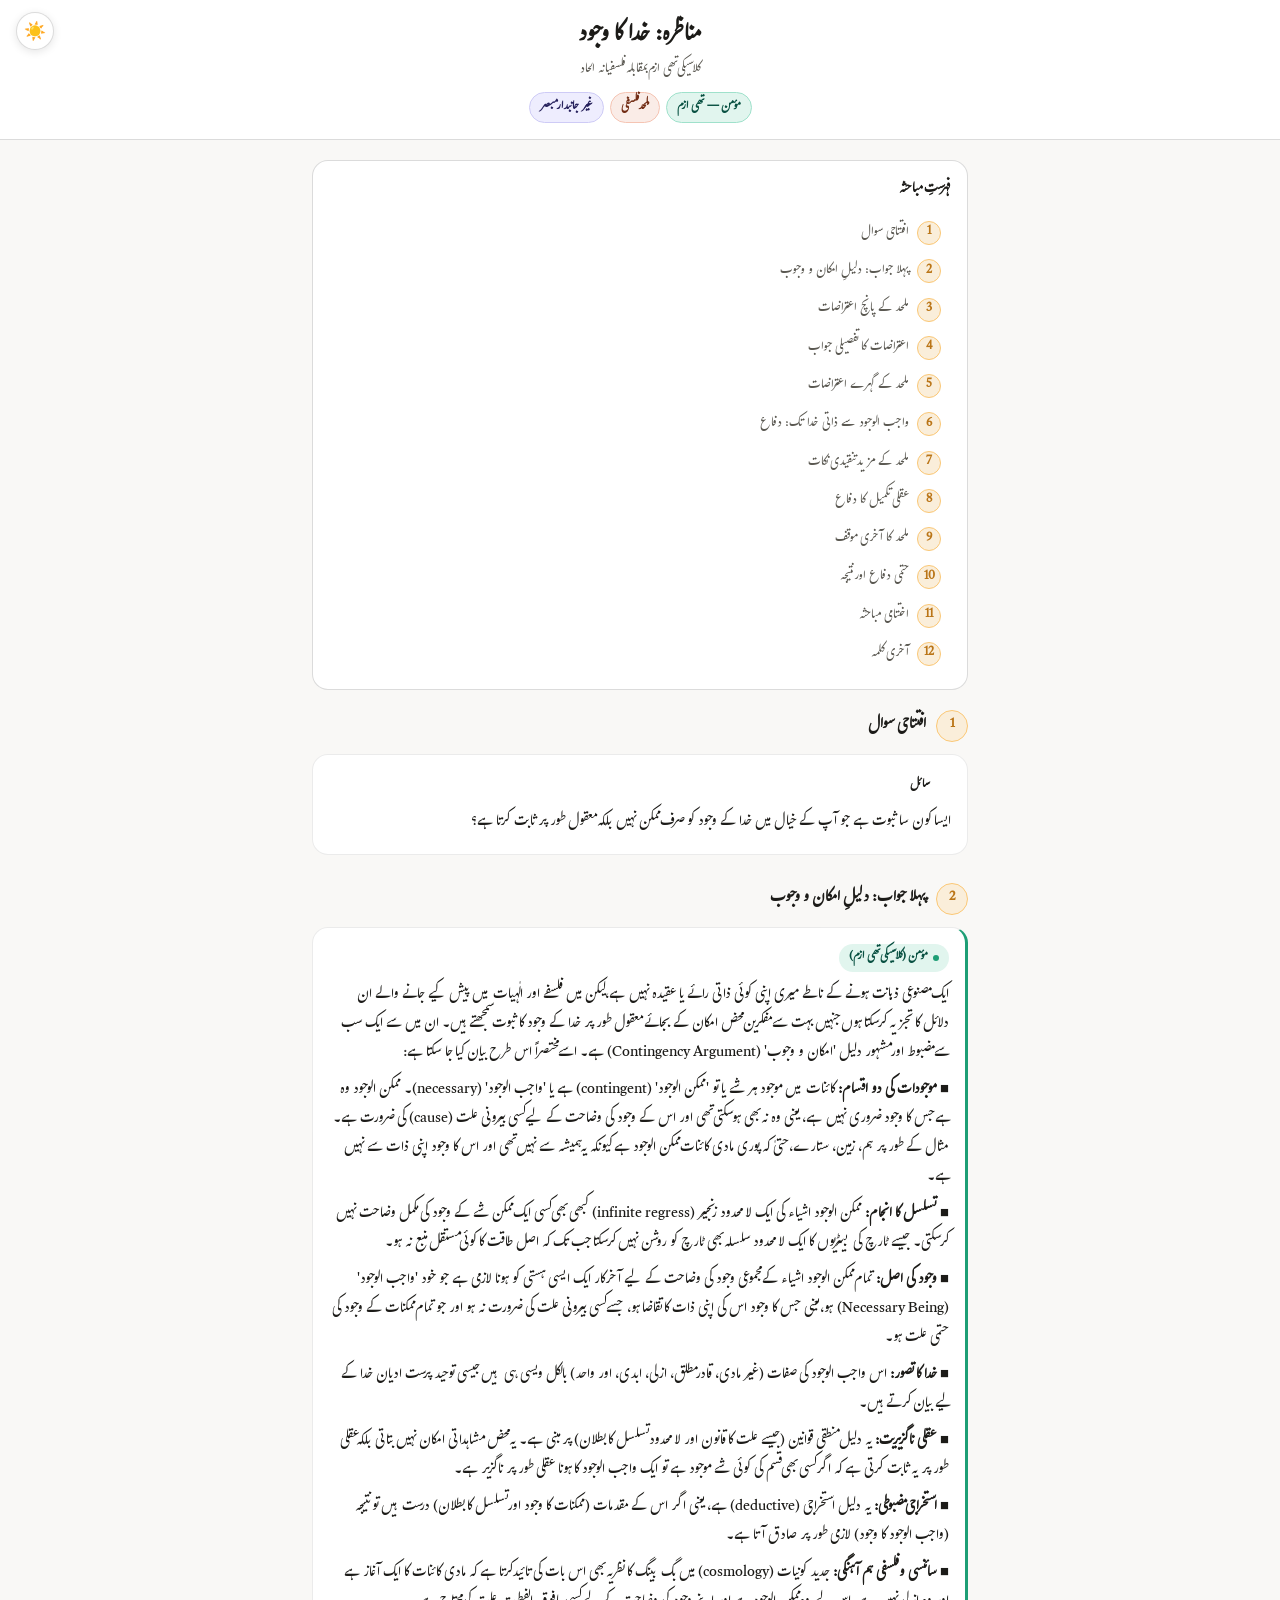
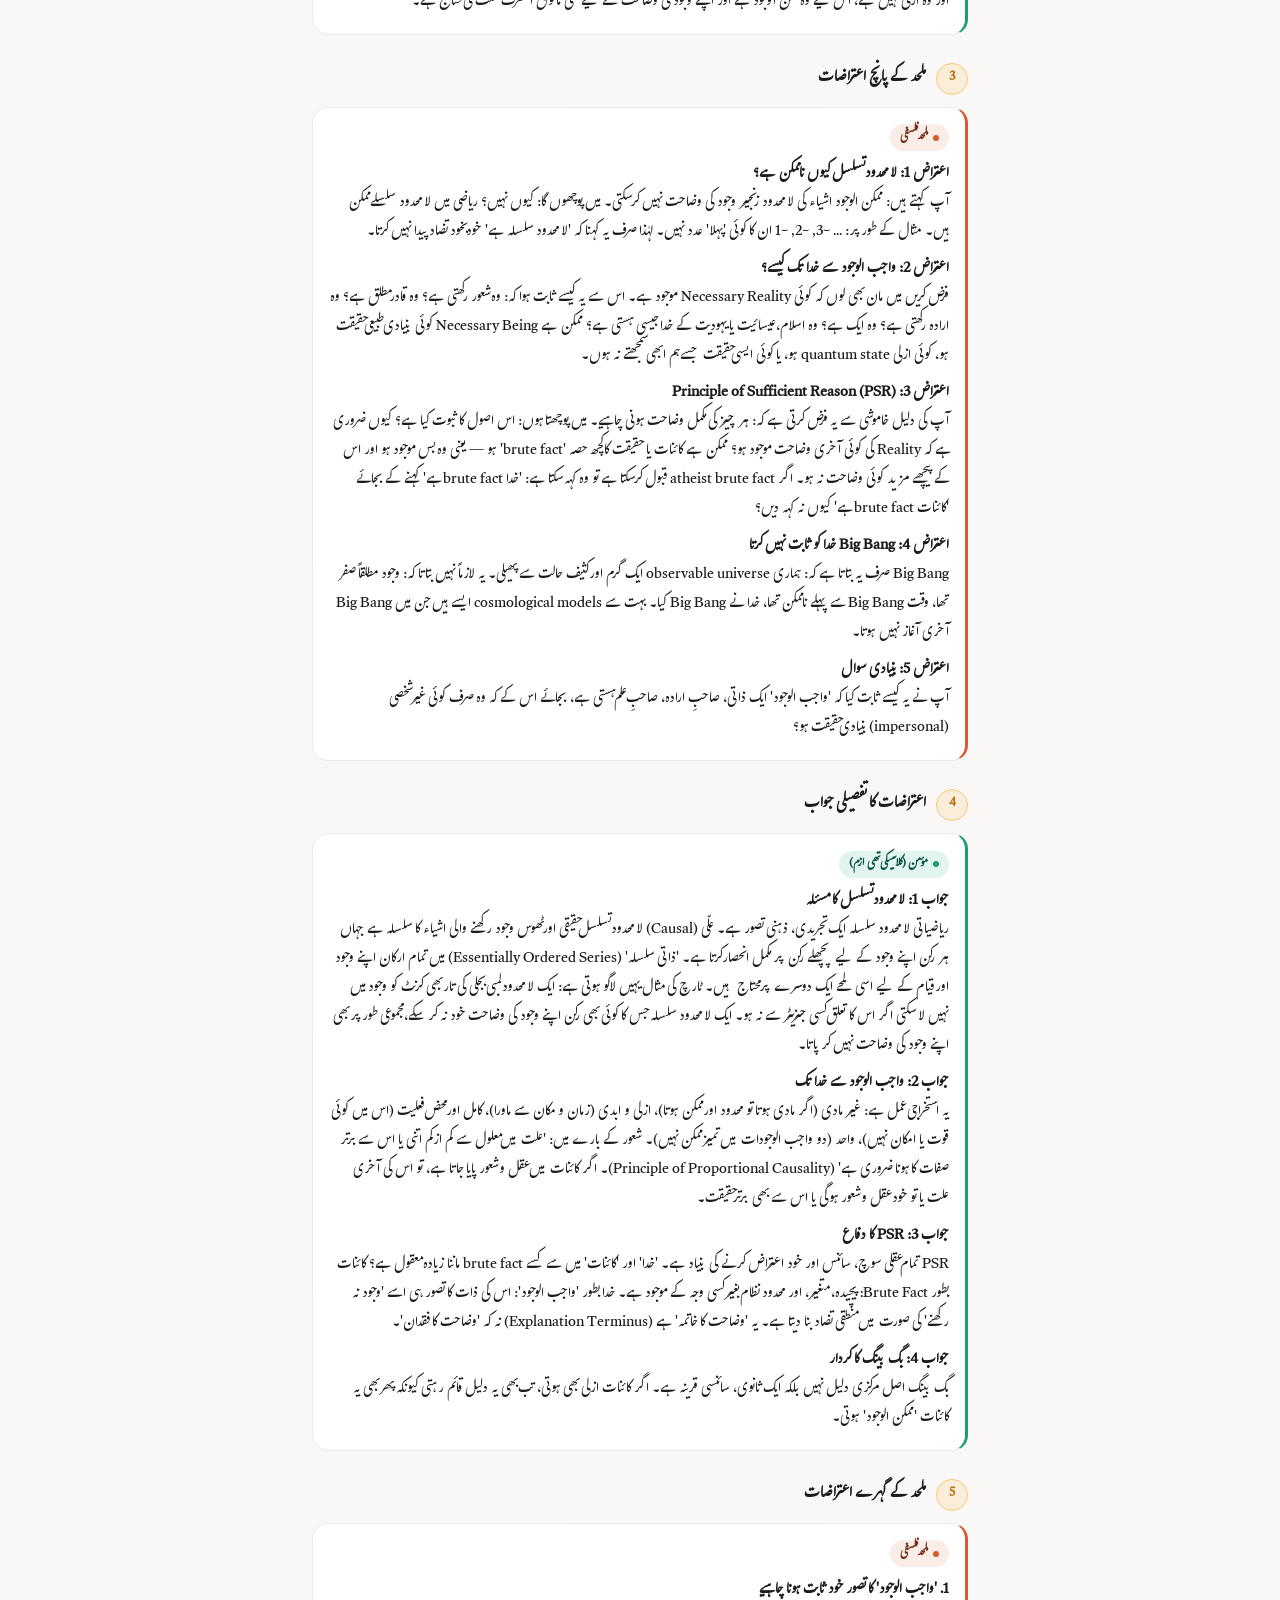
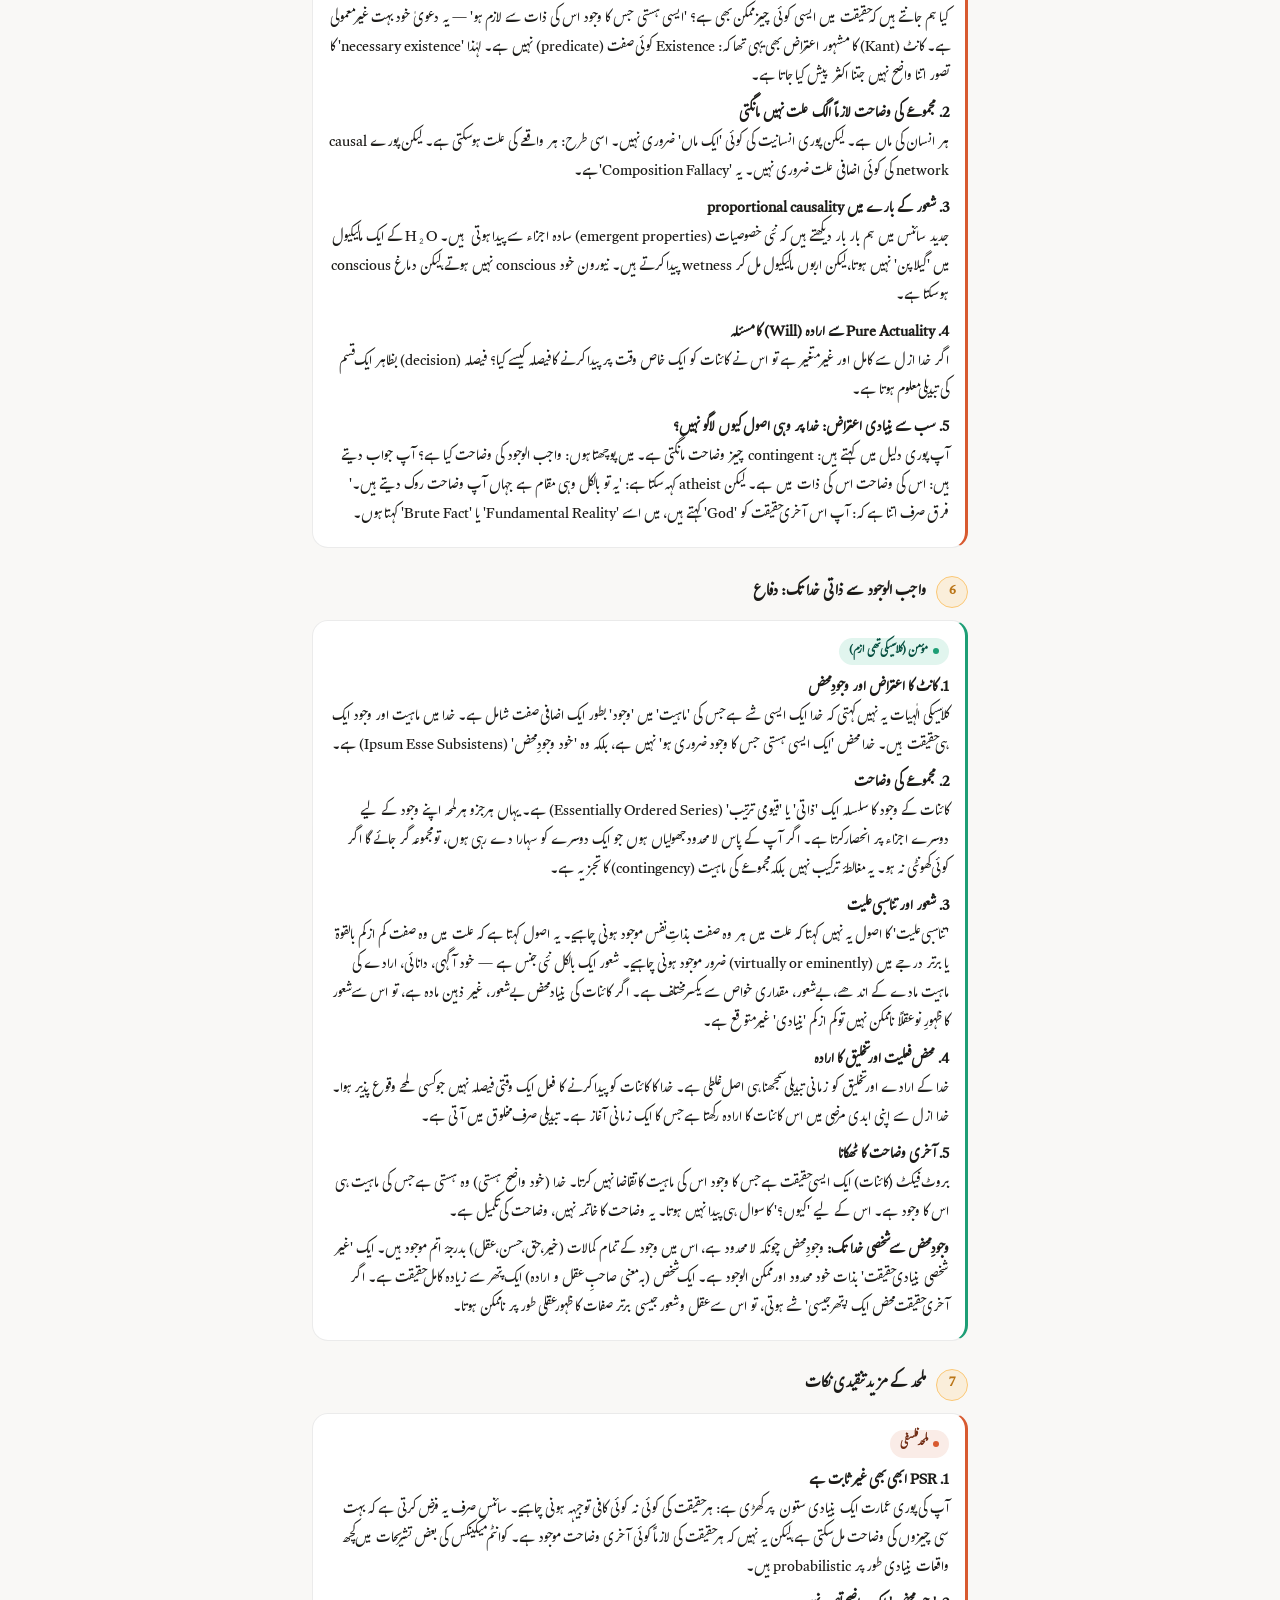
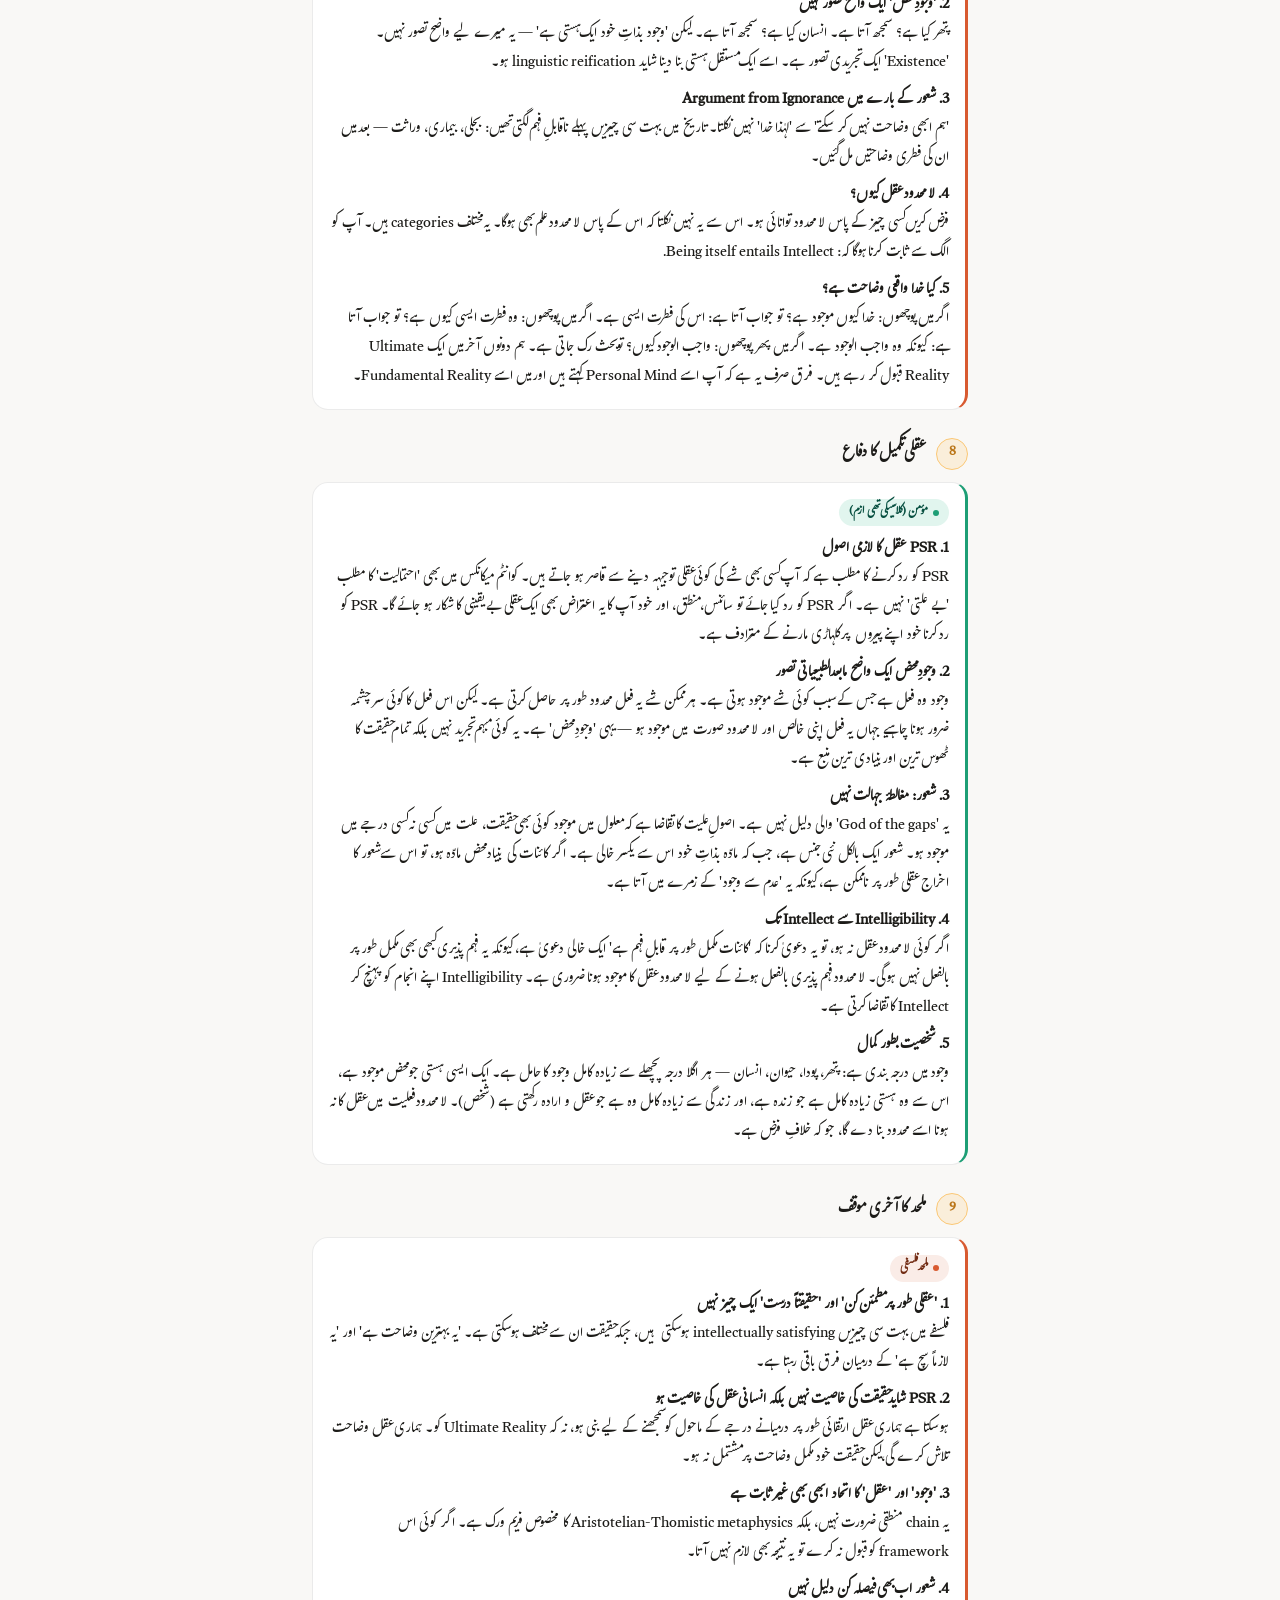
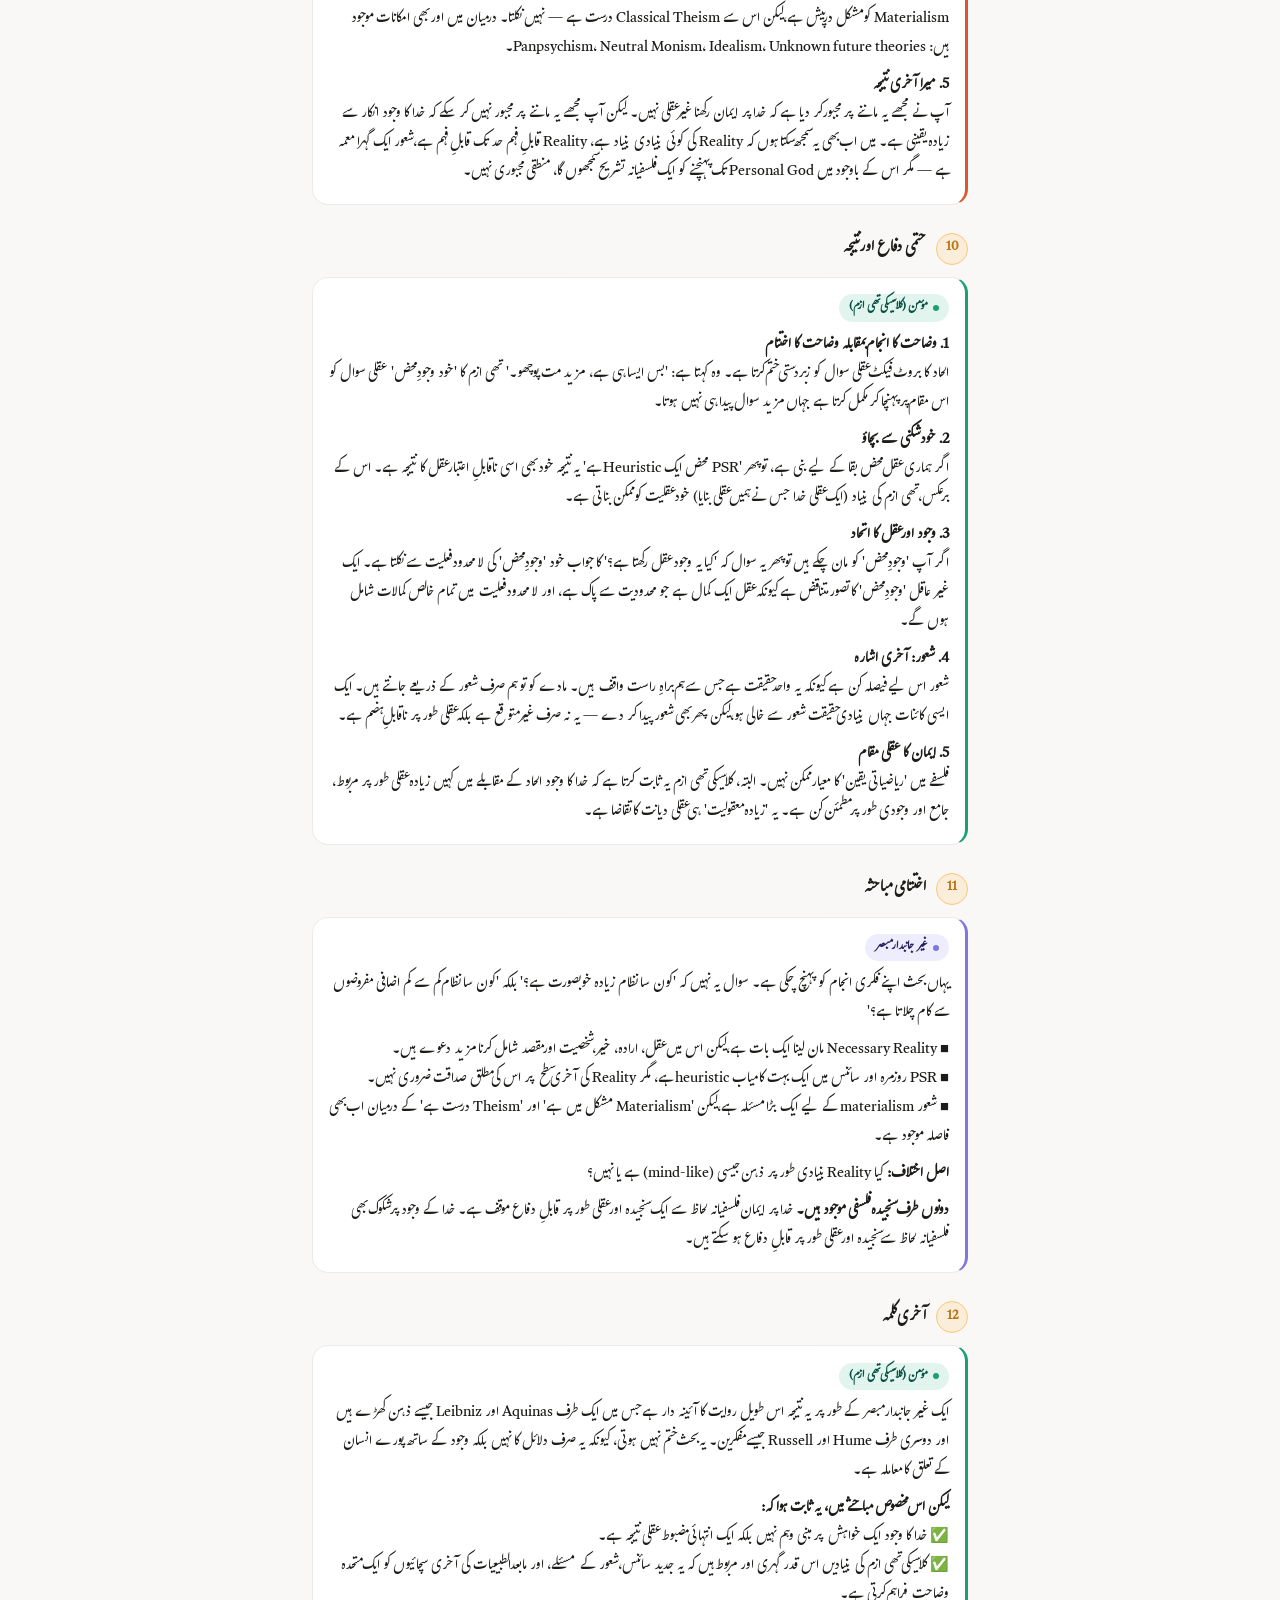
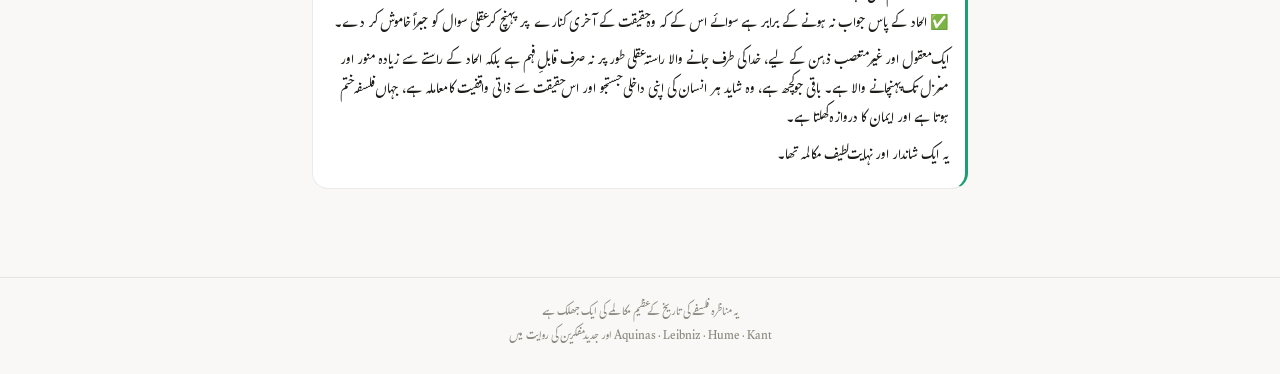
<file: index.html>
<!DOCTYPE html>
<html lang="ur" dir="rtl">

<head>
  <meta charset="UTF-8">
  <meta name="viewport" content="width=device-width, initial-scale=1.0">
  <title>مناظرہ: خدا کا وجود — کلاسیکی تھی ازم بمقابلہ الحاد</title>
  <link rel="preconnect" href="https://fonts.googleapis.com">
  <link rel="preconnect" href="https://fonts.gstatic.com" crossorigin>
  <link href="https://fonts.googleapis.com/css2?family=Gulzar&display=swap" rel="stylesheet">
  <link rel="stylesheet" href="index.css">
</head>

<body>
  <button id="tbtn">☀️</button>
  <div id="prog"></div>

  <header class="hd">
    <h1>مناظرہ: خدا کا وجود</h1>
    <p class="sub">کلاسیکی تھی ازم بمقابلہ فلسفیانہ الحاد</p>
    <div class="badges">
      <span class="badge bt">مؤمن — تھی ازم</span>
      <span class="badge ba">ملحد فلسفی</span>
      <span class="badge bn">غیر جانبدار مبصر</span>
    </div>
  </header>

  <main class="wrap" id="main"></main>

  <button id="stb" aria-label="اوپر جائیں">↑</button>

  <footer>
    یہ مناظرہ فلسفے کی تاریخ کے عظیم مکالمے کی ایک جھلک ہے<br>
    Aquinas · Leibniz · Hume · Kant اور جدید مفکرین کی روایت میں
  </footer>

  <script src="debate-data.js"></script>
  <script>
    (function () {
      const main = document.getElementById('main');
      const prog = document.getElementById('prog');
      const stb = document.getElementById('stb');

      /* TOC */
      const toc = document.createElement('div');
      toc.className = 'toc';
      toc.innerHTML = '<div class="toc-hd">فہرستِ مباحثہ</div>';
      const tocList = document.createElement('div');
      DEBATE_DATA.forEach((r, i) => {
        const a = document.createElement('a');
        a.className = 'toc-item';
        a.href = '#r' + i;
        a.innerHTML = `<span class="toc-n">${i + 1}</span><span>${r.title}</span>`;
        tocList.appendChild(a);
      });
      toc.appendChild(tocList);
      main.appendChild(toc);

      /* Rounds */
      DEBATE_DATA.forEach((round, i) => {
        const div = document.createElement('div');
        div.className = 'round';
        div.id = 'r' + i;
        div.style.animationDelay = (i * 0.06) + 's';

        const hd = document.createElement('div');
        hd.className = 'round-hd';
        hd.innerHTML = `<span class="round-num">${i + 1}</span><span class="round-title">${round.title}</span>`;
        div.appendChild(hd);

        round.messages.forEach(msg => {
          const card = document.createElement('div');
          card.className = 'card ' + msg.role;

          const role = document.createElement('div');
          role.className = 'role ' + msg.role;
          role.innerHTML = `<span class="dot ${msg.role}"></span>${msg.label}`;

          const content = document.createElement('div');
          content.className = 'msg';
          content.innerHTML = '<p>' + msg.content
            .replace(/\n\n/g, '</p><p>')
            .replace(/\n/g, '<br>') + '</p>';

          card.appendChild(role);
          card.appendChild(content);
          div.appendChild(card);
        });

        main.appendChild(div);
      });

      /* Scroll */
      function onScroll() {
        const s = window.scrollY;
        const h = document.documentElement.scrollHeight - window.innerHeight;
        const p = h > 0 ? s / h : 0;
        prog.style.transform = 'scaleX(' + p + ')';
        stb.classList.toggle('show', s > 300);
      }
      window.addEventListener('scroll', onScroll, { passive: true });
      stb.addEventListener('click', () => window.scrollTo({ top: 0, behavior: 'smooth' }));
      onScroll();
    })();

    const tb = document.getElementById('tbtn');

    // پہلی بار تھیم سیٹ کریں
    const savedTheme = localStorage.getItem('theme');
    if (savedTheme === 'dark' || (!savedTheme && window.matchMedia('(prefers-color-scheme: dark)').matches)) {
      document.documentElement.classList.add('dark');
      tb.textContent = '🌙';
    } else {
      tb.textContent = '☀️';
    }

    tb.addEventListener('click', () => {
      const isDark = document.documentElement.classList.toggle('dark');
      tb.textContent = isDark ? '🌙' : '☀️';
      localStorage.setItem('theme', isDark ? 'dark' : 'light');
    });
  </script>
</body>

</html>
</file>
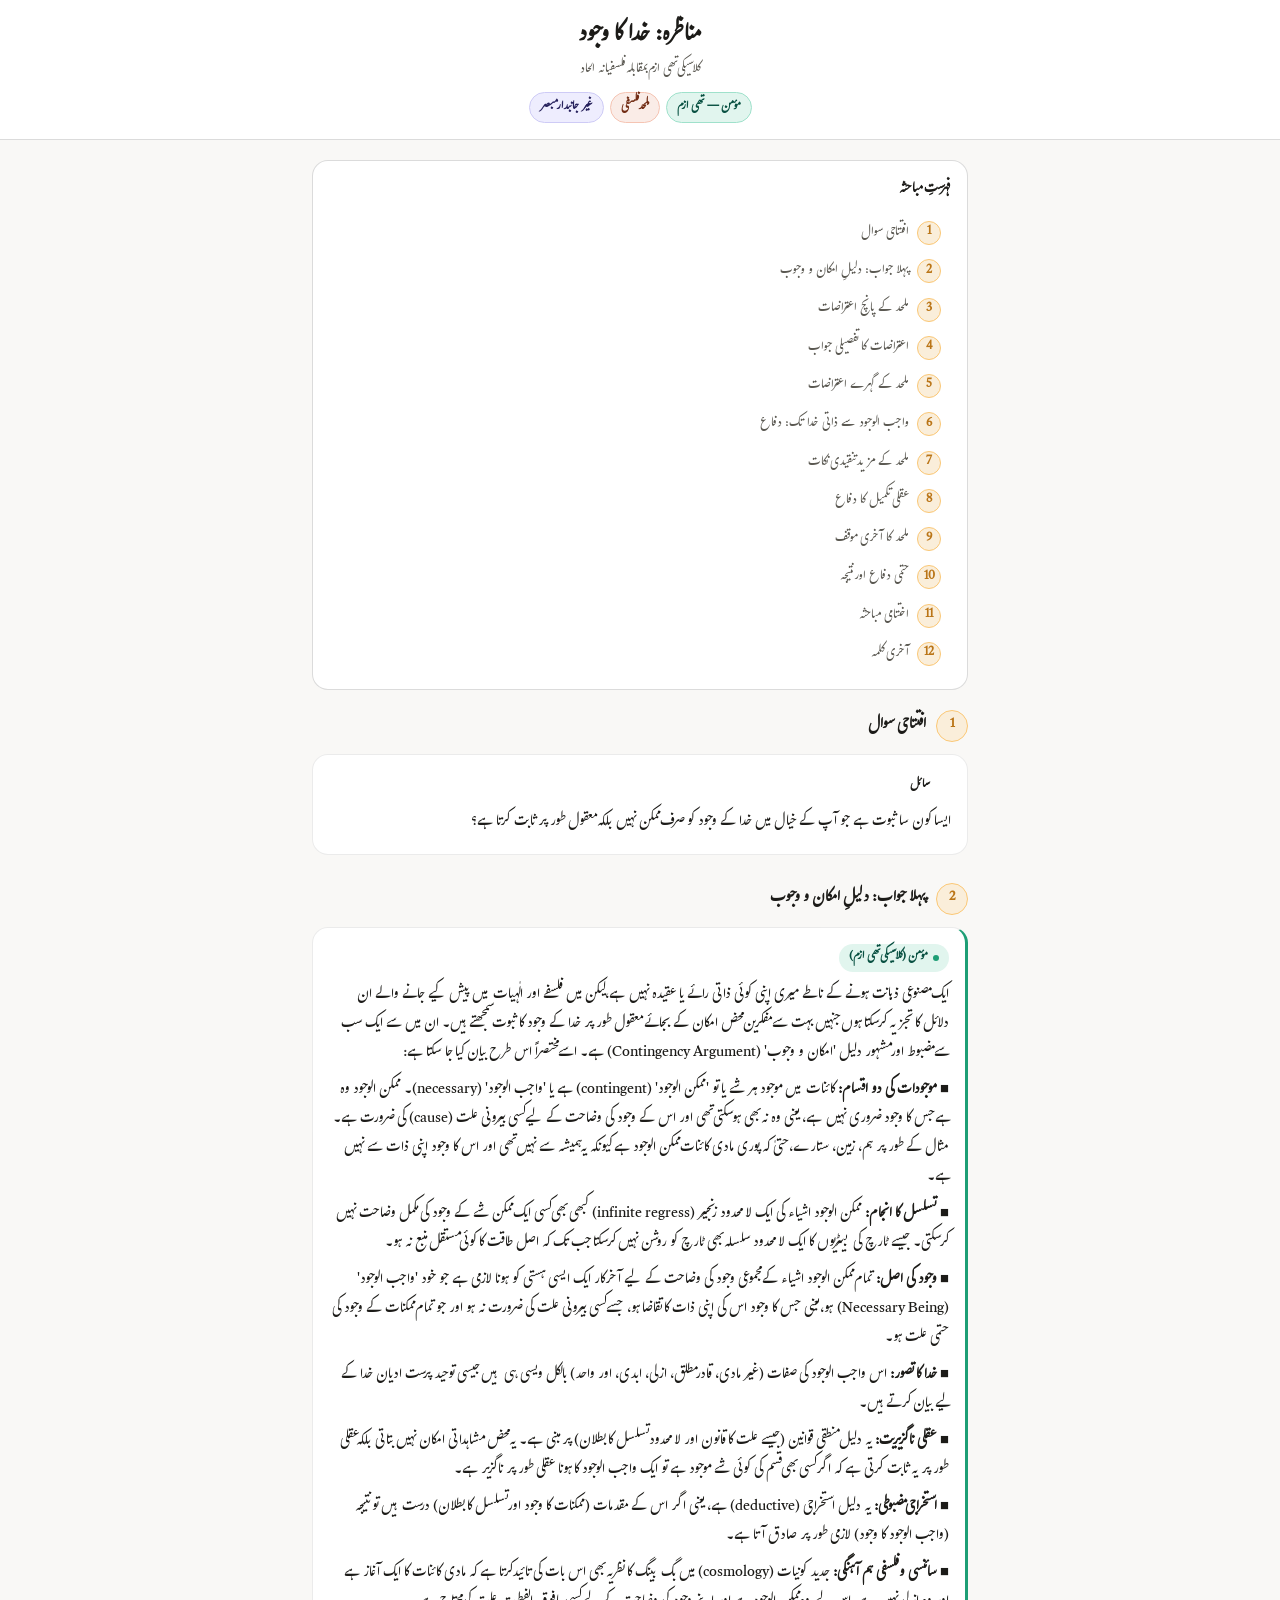
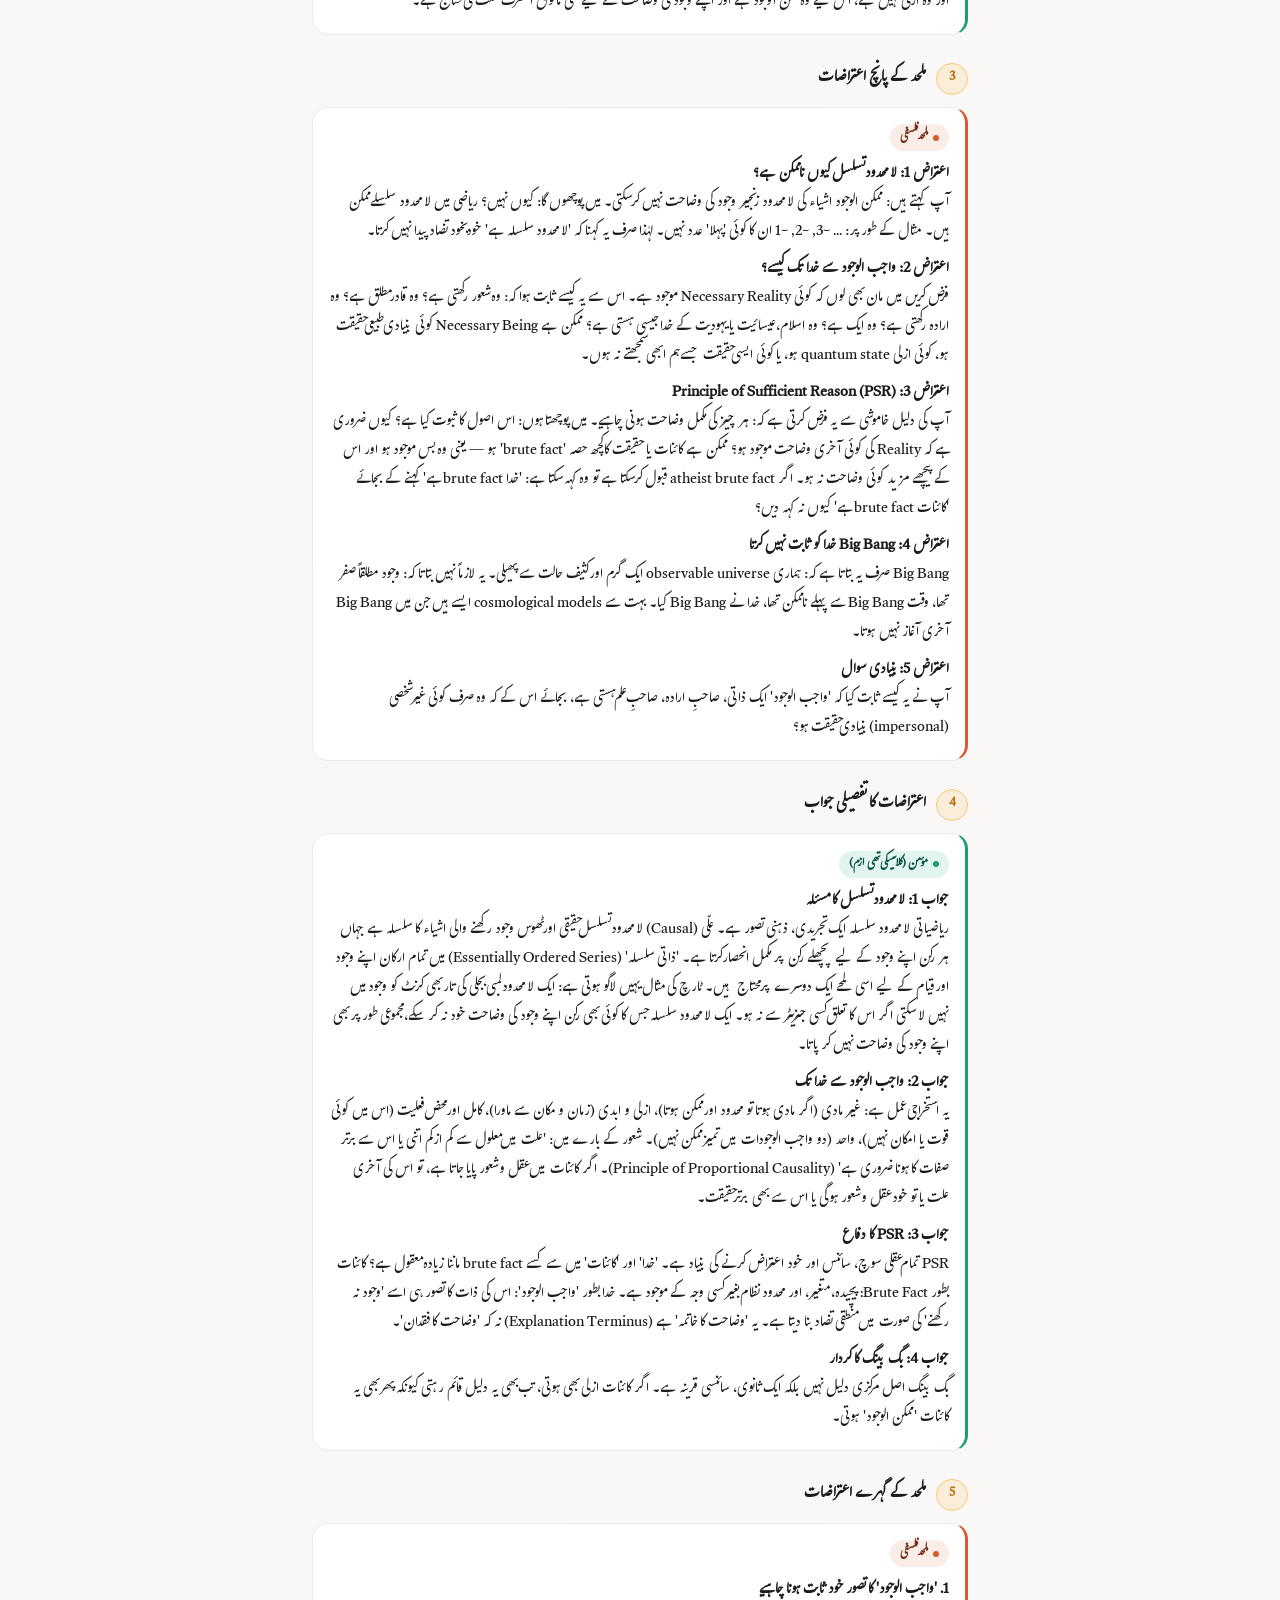
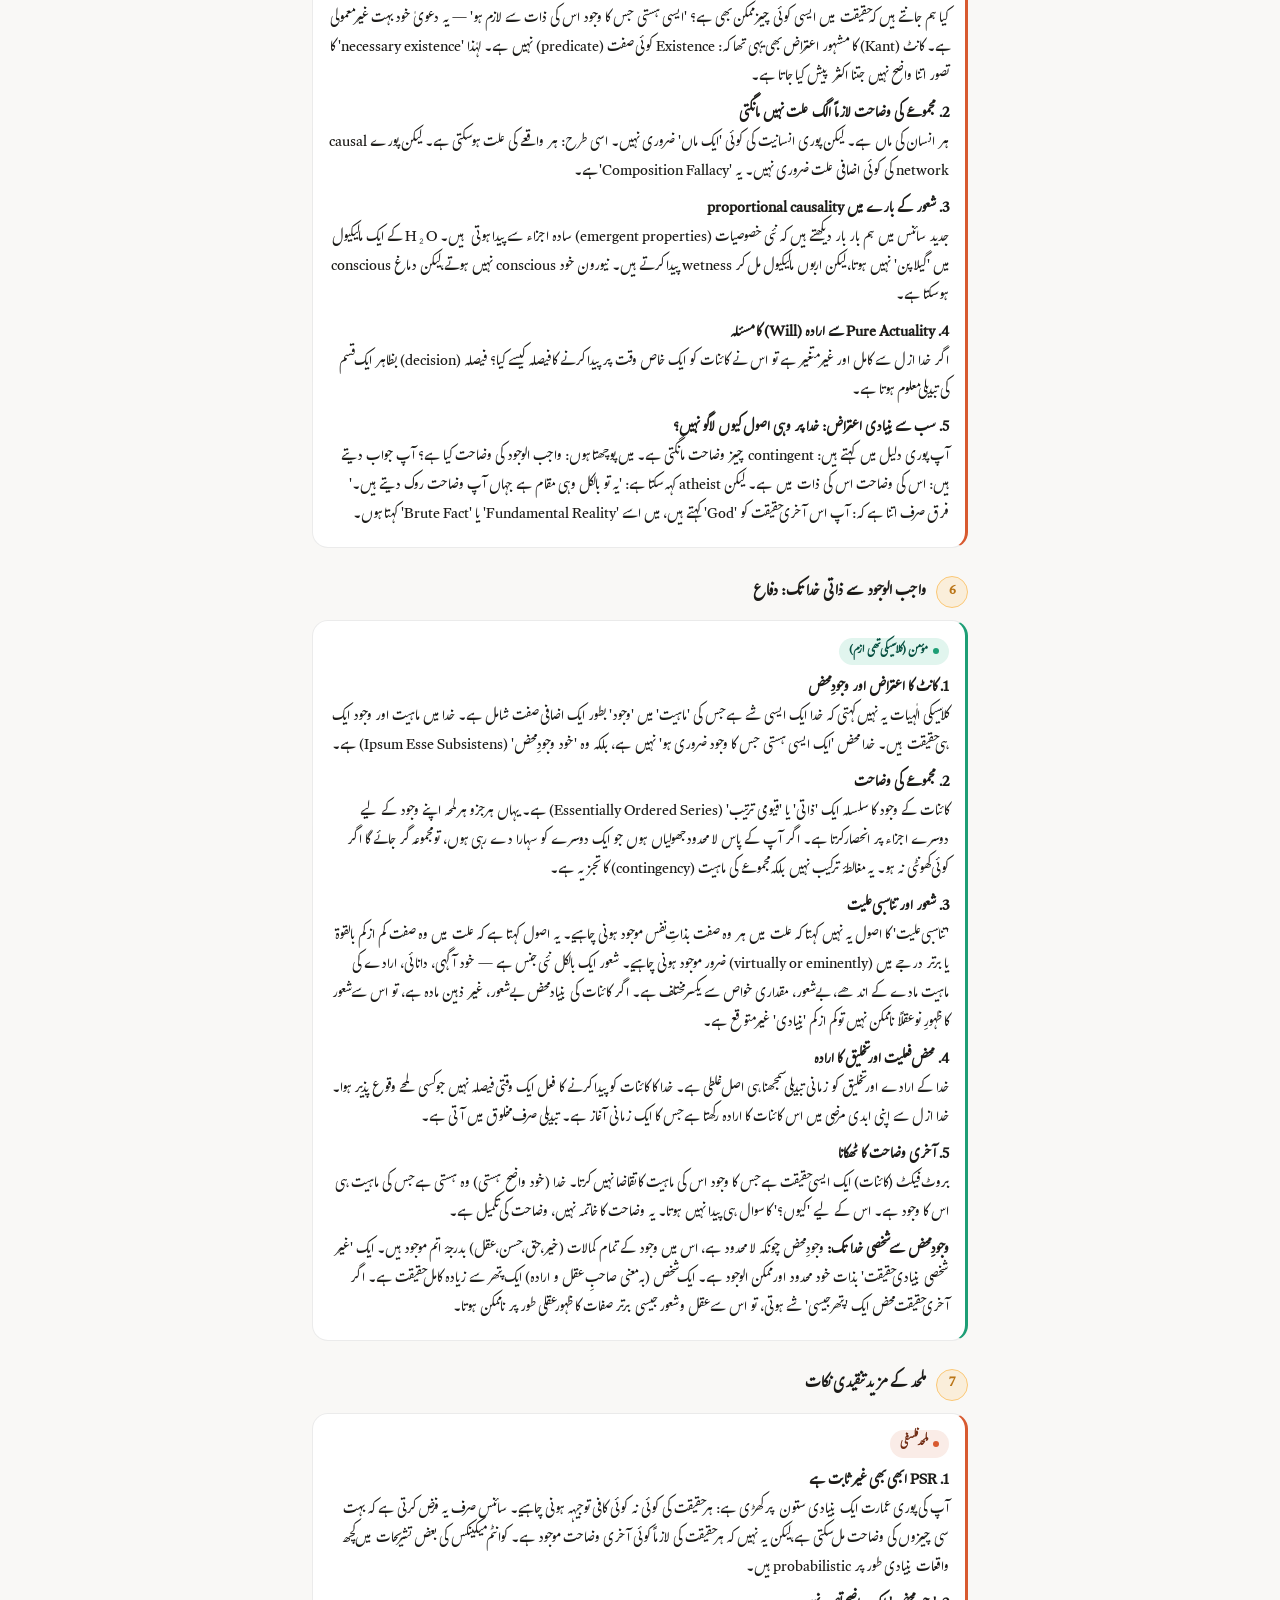
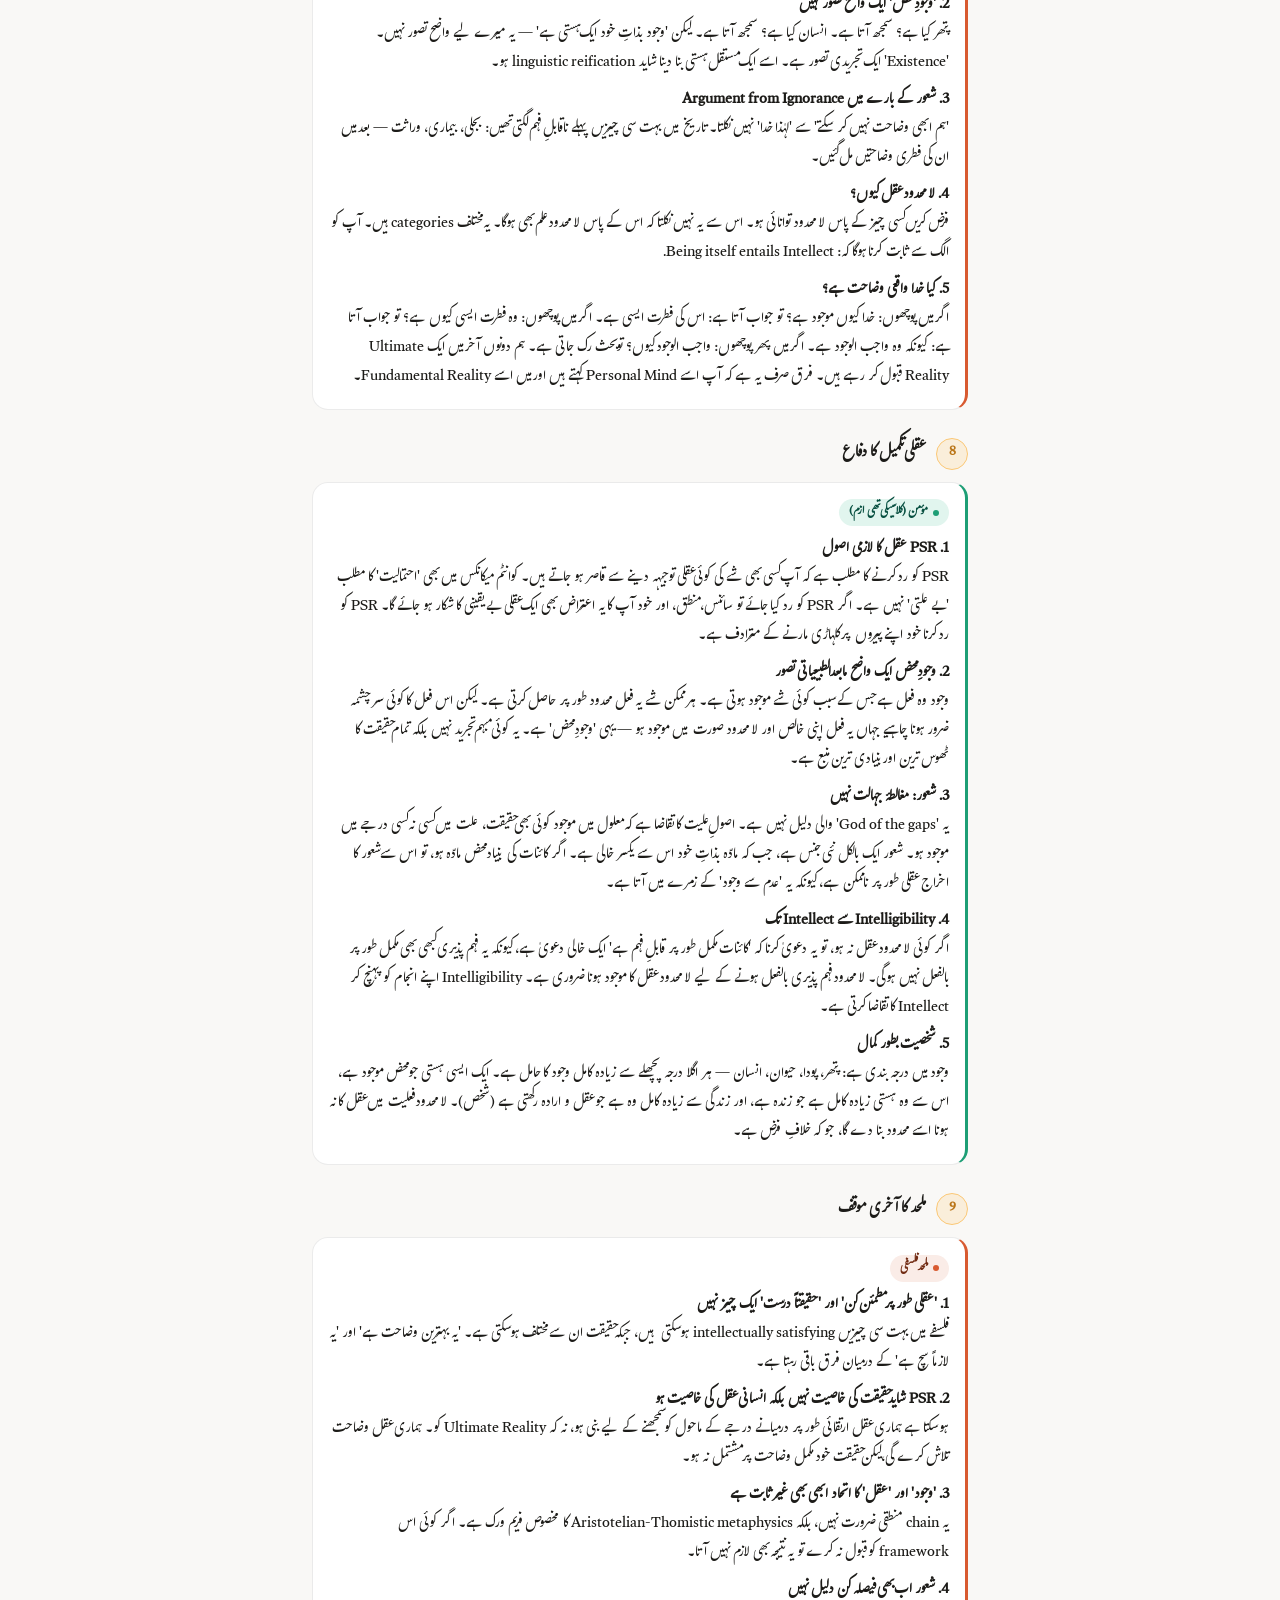
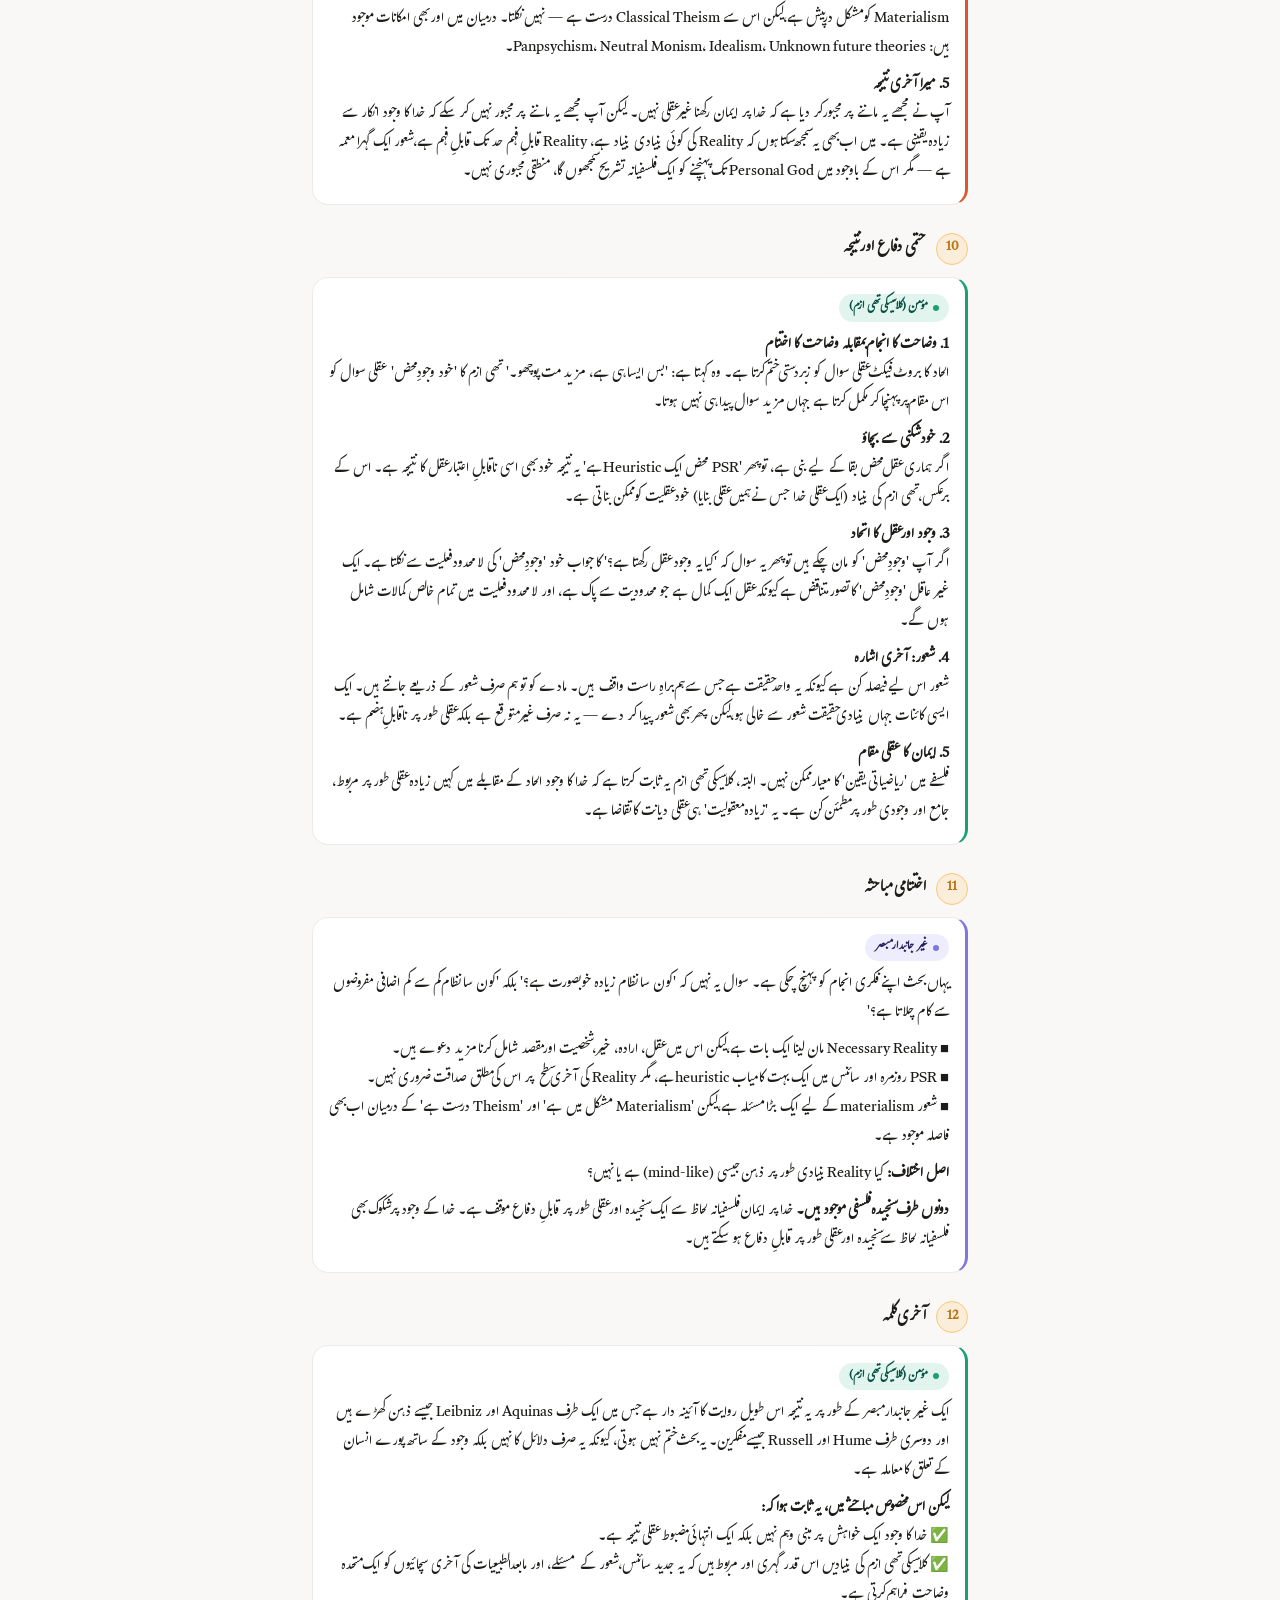
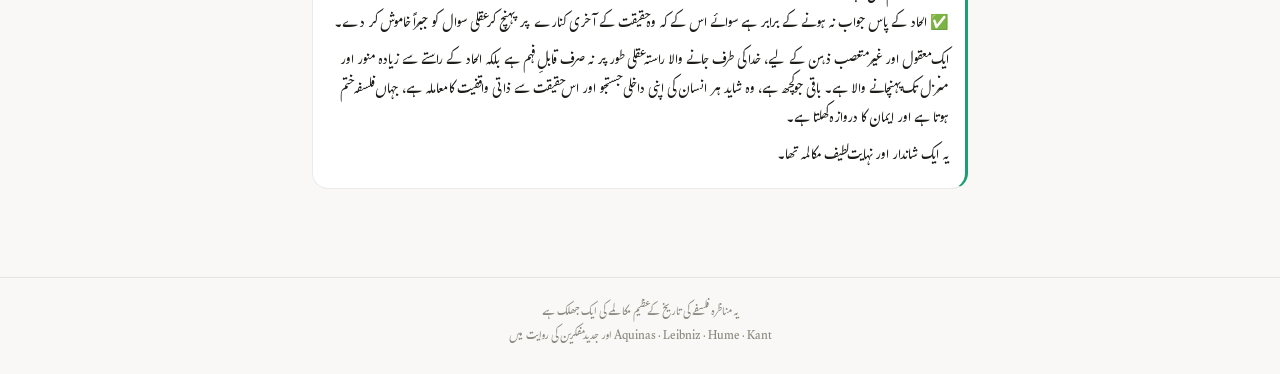
<file: projects/index.html>
<!DOCTYPE html>
<html lang="ur" dir="rtl">

<head>
  <meta charset="UTF-8">
  <meta name="viewport" content="width=device-width, initial-scale=1.0">
  <title>مناظرہ: خدا کا وجود — کلاسیکی تھی ازم بمقابلہ الحاد</title>
  <link rel="preconnect" href="https://fonts.googleapis.com">
  <link rel="preconnect" href="https://fonts.gstatic.com" crossorigin>
  <link href="https://fonts.googleapis.com/css2?family=Gulzar&display=swap" rel="stylesheet">
  <link rel="stylesheet" href="index.css">
</head>

<body>

  <div id="prog"></div>

  <header class="hd">
    <h1>مناظرہ: خدا کا وجود</h1>
    <p class="sub">کلاسیکی تھی ازم بمقابلہ فلسفیانہ الحاد</p>
    <div class="badges">
      <span class="badge bt">مؤمن — تھی ازم</span>
      <span class="badge ba">ملحد فلسفی</span>
      <span class="badge bn">غیر جانبدار مبصر</span>
    </div>
  </header>

  <main class="wrap" id="main"></main>

  <button id="stb" aria-label="اوپر جائیں" style="color: white;">↑</button>

  <footer>
    یہ مناظرہ فلسفے کی تاریخ کے عظیم مکالمے کی ایک جھلک ہے<br>
    Aquinas · Leibniz · Hume · Kant اور جدید مفکرین کی روایت میں
  </footer>

  <script src="debate-data.js"></script>
  <script>
    (function () {
      const main = document.getElementById('main');
      const prog = document.getElementById('prog');
      const stb = document.getElementById('stb');

      /* TOC */
      const toc = document.createElement('div');
      toc.className = 'toc';
      toc.innerHTML = '<div class="toc-hd">فہرستِ مباحثہ</div>';
      const tocList = document.createElement('div');
      DEBATE_DATA.forEach((r, i) => {
        const a = document.createElement('a');
        a.className = 'toc-item';
        a.href = '#r' + i;
        a.innerHTML = `<span class="toc-n">${i + 1}</span><span>${r.title}</span>`;
        tocList.appendChild(a);
      });
      toc.appendChild(tocList);
      main.appendChild(toc);

      /* Rounds */
      DEBATE_DATA.forEach((round, i) => {
        const div = document.createElement('div');
        div.className = 'round';
        div.id = 'r' + i;
        div.style.animationDelay = (i * 0.06) + 's';

        const hd = document.createElement('div');
        hd.className = 'round-hd';
        hd.innerHTML = `<span class="round-num">${i + 1}</span><span class="round-title">${round.title}</span>`;
        div.appendChild(hd);

        round.messages.forEach(msg => {
          const card = document.createElement('div');
          card.className = 'card ' + msg.role;

          const role = document.createElement('div');
          role.className = 'role ' + msg.role;
          role.innerHTML = `<span class="dot ${msg.role}"></span>${msg.label}`;

          const content = document.createElement('div');
          content.className = 'msg';
          content.innerHTML = '<p>' + msg.content
            .replace(/\n\n/g, '</p><p>')
            .replace(/\n/g, '<br>') + '</p>';

          card.appendChild(role);
          card.appendChild(content);
          div.appendChild(card);
        });

        main.appendChild(div);
      });

      /* Scroll */
      function onScroll() {
        const s = window.scrollY;
        const h = document.documentElement.scrollHeight - window.innerHeight;
        const p = h > 0 ? s / h : 0;
        prog.style.transform = 'scaleX(' + p + ')';
        stb.classList.toggle('show', s > 300);
      }
      window.addEventListener('scroll', onScroll, { passive: true });
      stb.addEventListener('click', () => window.scrollTo({ top: 0, behavior: 'smooth' }));
      onScroll();
    })();
  </script>
</body>

</html>
</file>
<file: index.css>
:root {
  --bg: #f9f8f6;
  --surface: #ffffff;
  --surface-2: #f4f3f0;
  --text: #1c1b18;
  --text-2: #5a5851;
  --text-3: #8a877e;
  --border: rgba(0, 0, 0, 0.08);
  --border-2: rgba(0, 0, 0, 0.14);

  --teal: #1d9e75;
  --teal-bg: #e1f5ee;
  --teal-t: #085041;
  --teal-b: #9fe1cb;

  --coral: #d85a30;
  --coral-bg: #faece7;
  --coral-t: #712b13;
  --coral-b: #f5c4b3;

  --purple: #7f77dd;
  --purple-bg: #eeedfe;
  --purple-t: #26215c;
  --purple-b: #cecbf6;

  --gold: #ba7517;
  --gold-bg: #faeeda;
  --gold-b: #fac775;

  --r: 12px;
  --r-lg: 16px;
}

html.dark {
  --bg: #181714;
  --surface: #222118;
  --surface-2: #2c2b22;
  --text: #f0ece3;
  --text-2: #a09b8e;
  --text-3: #6e6a5f;
  --border: rgba(255, 255, 255, 0.08);
  --border-2: rgba(255, 255, 255, 0.14);
  --teal-bg: #04342c;
  --teal-t: #9fe1cb;
  --teal-b: #0f6e56;
  --coral-bg: #4a1b0c;
  --coral-t: #f5c4b3;
  --coral-b: #993c1d;
  --purple-bg: #1e1a4a;
  --purple-t: #cecbf6;
  --purple-b: #534ab7;
  --gold-bg: #412402;
  --gold-b: #854f0b;
  --gold: #e8a83a;
}
#tbtn {
  position: fixed;
  top: 12px;
  left: 16px;
  z-index: 150;
  width: 38px;
  height: 38px;
  border-radius: 50%;
  border: 0.5px solid var(--border-2);
  background: var(--surface);
  font-size: 1.1rem;
  cursor: pointer;
  display: flex;
  align-items: center;
  justify-content: center;
  box-shadow: 0 2px 8px rgba(0, 0, 0, 0.1);
  transition: background 0.2s;
}

*,
*::before,
*::after {
  box-sizing: border-box;
  margin: 0;
  padding: 0;
}

html {
  scroll-behavior: smooth;
  scroll-padding-top: 80px;
}

body {
  font-family: 'Gulzar', serif;
  background: var(--bg);
  color: var(--text);
  line-height: 1.85;
  font-size: 16px;
  -webkit-font-smoothing: antialiased;
}

/* Progress */
#prog {
  position: fixed;
  top: 0;
  right: 0;
  left: 0;
  height: 2px;
  background: linear-gradient(
    to left,
    var(--coral),
    var(--purple),
    var(--teal)
  );
  z-index: 200;
  transform-origin: right;
  transform: scaleX(0);
  transition: transform 0.1s linear;
}

/* Header */
.hd {
  background: var(--surface);
  border-bottom: 0.5px solid var(--border-2);
  padding: 20px 16px 16px;
  text-align: center;
  position: sticky;
  top: 0;
  z-index: 100;
}

.hd h1 {
  font-size: 1.5rem;
  font-weight: 700;
  color: var(--text);
  line-height: 1.4;
  margin-bottom: 4px;
}

.hd .sub {
  font-size: 0.82rem;
  color: var(--text-2);
  margin-bottom: 10px;
}

.badges {
  display: flex;
  justify-content: center;
  gap: 6px;
  flex-wrap: wrap;
}

.badge {
  font-size: 0.72rem;
  font-weight: 600;
  padding: 4px 10px;
  border-radius: 20px;
  border: 0.5px solid transparent;
}

.bt {
  background: var(--teal-bg);
  color: var(--teal-t);
  border-color: var(--teal-b);
}

.ba {
  background: var(--coral-bg);
  color: var(--coral-t);
  border-color: var(--coral-b);
}

.bn {
  background: var(--purple-bg);
  color: var(--purple-t);
  border-color: var(--purple-b);
}

/* Container */
.wrap {
  max-width: 680px;
  margin: 0 auto;
  padding: 20px 12px 60px;
}

/* TOC */
.toc {
  background: var(--surface);
  border: 0.5px solid var(--border-2);
  border-radius: var(--r-lg);
  padding: 16px;
  margin-bottom: 20px;
}

.toc-hd {
  font-size: 0.9rem;
  font-weight: 600;
  color: var(--text);
  margin-bottom: 10px;
}

.toc-item {
  display: flex;
  align-items: center;
  gap: 8px;
  padding: 7px 10px;
  border-radius: var(--r);
  font-size: 0.82rem;
  color: var(--text-2);
  cursor: pointer;
  transition:
    background 0.15s,
    color 0.15s;
  text-decoration: none;
}

.toc-item:hover {
  background: var(--surface-2);
  color: var(--text);
}

.toc-n {
  width: 24px;
  height: 24px;
  border-radius: 50%;
  background: var(--gold-bg);
  color: var(--gold);
  font-size: 0.72rem;
  font-weight: 700;
  display: flex;
  align-items: center;
  justify-content: center;
  flex-shrink: 0;
  border: 1px solid var(--gold-b);
}

/* Round */
.round {
  margin-bottom: 28px;
}

.round-hd {
  display: flex;
  align-items: center;
  gap: 10px;
  margin-bottom: 12px;
}

.round-num {
  width: 32px;
  height: 32px;
  border-radius: 50%;
  background: var(--gold-bg);
  color: var(--gold);
  font-size: 0.8rem;
  font-weight: 700;
  display: flex;
  align-items: center;
  justify-content: center;
  flex-shrink: 0;
  border: 1.5px solid var(--gold-b);
}

.round-title {
  font-size: 1rem;
  font-weight: 600;
  color: var(--text);
}

/* Message Card */
.card {
  background: var(--surface);
  border-radius: var(--r-lg);
  border: 0.5px solid var(--border);
  padding: 16px;
  margin-bottom: 10px;
}

.card.theist {
  border-right: 3px solid var(--teal);
}

.card.atheist {
  border-right: 3px solid var(--coral);
}

.card.neutral {
  border-right: 3px solid var(--purple);
}

.role {
  display: inline-flex;
  align-items: center;
  gap: 5px;
  font-size: 0.72rem;
  font-weight: 600;
  padding: 3px 10px;
  border-radius: 20px;
  margin-bottom: 10px;
}

.role.theist {
  background: var(--teal-bg);
  color: var(--teal-t);
}

.role.atheist {
  background: var(--coral-bg);
  color: var(--coral-t);
}

.role.neutral {
  background: var(--purple-bg);
  color: var(--purple-t);
}

.dot {
  width: 6px;
  height: 6px;
  border-radius: 50%;
  flex-shrink: 0;
}

.dot.theist {
  background: var(--teal);
}

.dot.atheist {
  background: var(--coral);
}

.dot.neutral {
  background: var(--purple);
}

.msg {
  font-size: 0.93rem;
  line-height: 1.95;
  color: var(--text);
}

.msg p {
  margin-bottom: 8px;
}

.msg p:last-child {
  margin-bottom: 0;
}

/* Scroll top */
#stb {
  position: fixed;
  bottom: 24px;
  left: 16px;
  width: 40px;
  height: 40px;
  border-radius: 50%;
  background: var(--surface);
  border: 0.5px solid var(--border-2);
  display: flex;
  align-items: center;
  justify-content: center;
  font-size: 1rem;
  cursor: pointer;
  opacity: 0;
  color: var(--text);
  pointer-events: none;
  transition:
    opacity 0.2s,
    transform 0.2s;
  transform: translateY(8px);
  z-index: 90;
  box-shadow: 0 2px 8px rgba(0, 0, 0, 0.08);
}

#stb.show {
  opacity: 1;
  pointer-events: auto;
  transform: translateY(0);
}

#stb:hover {
  background: var(--surface-2);
}

/* Footer */
footer {
  text-align: center;
  padding: 24px 16px;
  color: var(--text-3);
  font-size: 0.78rem;
  border-top: 0.5px solid var(--border);
  line-height: 1.9;
}

/* Fade-in animation */
@keyframes fadeUp {
  from {
    opacity: 0;
    transform: translateY(16px);
  }

  to {
    opacity: 1;
    transform: translateY(0);
  }
}

.round {
  animation: fadeUp 0.4s ease-out both;
}

@media (max-width: 480px) {
  .hd h1 {
    font-size: 1.2rem;
  }

  .msg {
    font-size: 0.88rem;
  }

  .round-title {
    font-size: 0.92rem;
  }

  .card {
    padding: 14px;
  }
}

@media print {
  #prog,
  #stb {
    display: none;
  }

  .hd {
    position: static;
  }

  .card {
    break-inside: avoid;
    box-shadow: none;
  }
}
</file>
<file: projects/index.css>
:root {
  --bg: #f9f8f6;
  --surface: #ffffff;
  --surface-2: #f4f3f0;
  --text: #1c1b18;
  --text-2: #5a5851;
  --text-3: #8a877e;
  --border: rgba(0, 0, 0, 0.08);
  --border-2: rgba(0, 0, 0, 0.14);

  --teal: #1d9e75;
  --teal-bg: #e1f5ee;
  --teal-t: #085041;
  --teal-b: #9fe1cb;

  --coral: #d85a30;
  --coral-bg: #faece7;
  --coral-t: #712b13;
  --coral-b: #f5c4b3;

  --purple: #7f77dd;
  --purple-bg: #eeedfe;
  --purple-t: #26215c;
  --purple-b: #cecbf6;

  --gold: #ba7517;
  --gold-bg: #faeeda;
  --gold-b: #fac775;

  --r: 12px;
  --r-lg: 16px;
}

@media (prefers-color-scheme: dark) {
  :root {
    --bg: #181714;
    --surface: #222118;
    --surface-2: #2c2b22;
    --text: #f0ece3;
    --text-2: #a09b8e;
    --text-3: #6e6a5f;
    --border: rgba(255, 255, 255, 0.08);
    --border-2: rgba(255, 255, 255, 0.14);

    --teal-bg: #04342c;
    --teal-t: #9fe1cb;
    --teal-b: #0f6e56;

    --coral-bg: #4a1b0c;
    --coral-t: #f5c4b3;
    --coral-b: #993c1d;

    --purple-bg: #26215c;
    --purple-t: #cecbf6;
    --purple-b: #534ab7;

    --gold-bg: #412402;
    --gold-b: #854f0b;
  }
}

*,
*::before,
*::after {
  box-sizing: border-box;
  margin: 0;
  padding: 0;
}

html {
  scroll-behavior: smooth;
  scroll-padding-top: 80px;
}

body {
  font-family: 'Gulzar', serif;
  background: var(--bg);
  color: var(--text);
  line-height: 1.85;
  font-size: 16px;
  -webkit-font-smoothing: antialiased;
}

/* Progress */
#prog {
  position: fixed;
  top: 0;
  right: 0;
  left: 0;
  height: 2px;
  background: linear-gradient(
    to left,
    var(--coral),
    var(--purple),
    var(--teal)
  );
  z-index: 200;
  transform-origin: right;
  transform: scaleX(0);
  transition: transform 0.1s linear;
}

/* Header */
.hd {
  background: var(--surface);
  border-bottom: 0.5px solid var(--border-2);
  padding: 20px 16px 16px;
  text-align: center;
  position: sticky;
  top: 0;
  z-index: 100;
}

.hd h1 {
  font-size: 1.5rem;
  font-weight: 700;
  color: var(--text);
  line-height: 1.4;
  margin-bottom: 4px;
}

.hd .sub {
  font-size: 0.82rem;
  color: var(--text-2);
  margin-bottom: 10px;
}

.badges {
  display: flex;
  justify-content: center;
  gap: 6px;
  flex-wrap: wrap;
}

.badge {
  font-size: 0.72rem;
  font-weight: 600;
  padding: 4px 10px;
  border-radius: 20px;
  border: 0.5px solid transparent;
}

.bt {
  background: var(--teal-bg);
  color: var(--teal-t);
  border-color: var(--teal-b);
}

.ba {
  background: var(--coral-bg);
  color: var(--coral-t);
  border-color: var(--coral-b);
}

.bn {
  background: var(--purple-bg);
  color: var(--purple-t);
  border-color: var(--purple-b);
}

/* Container */
.wrap {
  max-width: 680px;
  margin: 0 auto;
  padding: 20px 12px 60px;
}

/* TOC */
.toc {
  background: var(--surface);
  border: 0.5px solid var(--border-2);
  border-radius: var(--r-lg);
  padding: 16px;
  margin-bottom: 20px;
}

.toc-hd {
  font-size: 0.9rem;
  font-weight: 600;
  color: var(--text);
  margin-bottom: 10px;
}

.toc-item {
  display: flex;
  align-items: center;
  gap: 8px;
  padding: 7px 10px;
  border-radius: var(--r);
  font-size: 0.82rem;
  color: var(--text-2);
  cursor: pointer;
  transition:
    background 0.15s,
    color 0.15s;
  text-decoration: none;
}

.toc-item:hover {
  background: var(--surface-2);
  color: var(--text);
}

.toc-n {
  width: 24px;
  height: 24px;
  border-radius: 50%;
  background: var(--gold-bg);
  color: var(--gold);
  font-size: 0.72rem;
  font-weight: 700;
  display: flex;
  align-items: center;
  justify-content: center;
  flex-shrink: 0;
  border: 1px solid var(--gold-b);
}

/* Round */
.round {
  margin-bottom: 28px;
}

.round-hd {
  display: flex;
  align-items: center;
  gap: 10px;
  margin-bottom: 12px;
}

.round-num {
  width: 32px;
  height: 32px;
  border-radius: 50%;
  background: var(--gold-bg);
  color: var(--gold);
  font-size: 0.8rem;
  font-weight: 700;
  display: flex;
  align-items: center;
  justify-content: center;
  flex-shrink: 0;
  border: 1.5px solid var(--gold-b);
}

.round-title {
  font-size: 1rem;
  font-weight: 600;
  color: var(--text);
}

/* Message Card */
.card {
  background: var(--surface);
  border-radius: var(--r-lg);
  border: 0.5px solid var(--border);
  padding: 16px;
  margin-bottom: 10px;
}

.card.theist {
  border-right: 3px solid var(--teal);
}

.card.atheist {
  border-right: 3px solid var(--coral);
}

.card.neutral {
  border-right: 3px solid var(--purple);
}

.role {
  display: inline-flex;
  align-items: center;
  gap: 5px;
  font-size: 0.72rem;
  font-weight: 600;
  padding: 3px 10px;
  border-radius: 20px;
  margin-bottom: 10px;
}

.role.theist {
  background: var(--teal-bg);
  color: var(--teal-t);
}

.role.atheist {
  background: var(--coral-bg);
  color: var(--coral-t);
}

.role.neutral {
  background: var(--purple-bg);
  color: var(--purple-t);
}

.dot {
  width: 6px;
  height: 6px;
  border-radius: 50%;
  flex-shrink: 0;
}

.dot.theist {
  background: var(--teal);
}

.dot.atheist {
  background: var(--coral);
}

.dot.neutral {
  background: var(--purple);
}

.msg {
  font-size: 0.93rem;
  line-height: 1.95;
  color: var(--text);
}

.msg p {
  margin-bottom: 8px;
}

.msg p:last-child {
  margin-bottom: 0;
}

/* Scroll top */
#stb {
  position: fixed;
  bottom: 24px;
  left: 16px;
  width: 40px;
  height: 40px;
  border-radius: 50%;
  background: var(--surface);
  border: 0.5px solid var(--border-2);
  display: flex;
  align-items: center;
  justify-content: center;
  font-size: 1rem;
  cursor: pointer;
  opacity: 0;
  pointer-events: none;
  transition:
    opacity 0.2s,
    transform 0.2s;
  transform: translateY(8px);
  z-index: 90;
  box-shadow: 0 2px 8px rgba(0, 0, 0, 0.08);
}

#stb.show {
  opacity: 1;
  pointer-events: auto;
  transform: translateY(0);
}

#stb:hover {
  background: var(--surface-2);
}

/* Footer */
footer {
  text-align: center;
  padding: 24px 16px;
  color: var(--text-3);
  font-size: 0.78rem;
  border-top: 0.5px solid var(--border);
  line-height: 1.9;
}

/* Fade-in animation */
@keyframes fadeUp {
  from {
    opacity: 0;
    transform: translateY(16px);
  }

  to {
    opacity: 1;
    transform: translateY(0);
  }
}

.round {
  animation: fadeUp 0.4s ease-out both;
}

@media (max-width: 480px) {
  .hd h1 {
    font-size: 1.2rem;
  }

  .msg {
    font-size: 0.88rem;
  }

  .round-title {
    font-size: 0.92rem;
  }

  .card {
    padding: 14px;
  }
}

@media print {
  #prog,
  #stb {
    display: none;
  }

  .hd {
    position: static;
  }

  .card {
    break-inside: avoid;
    box-shadow: none;
  }
}
</file>
